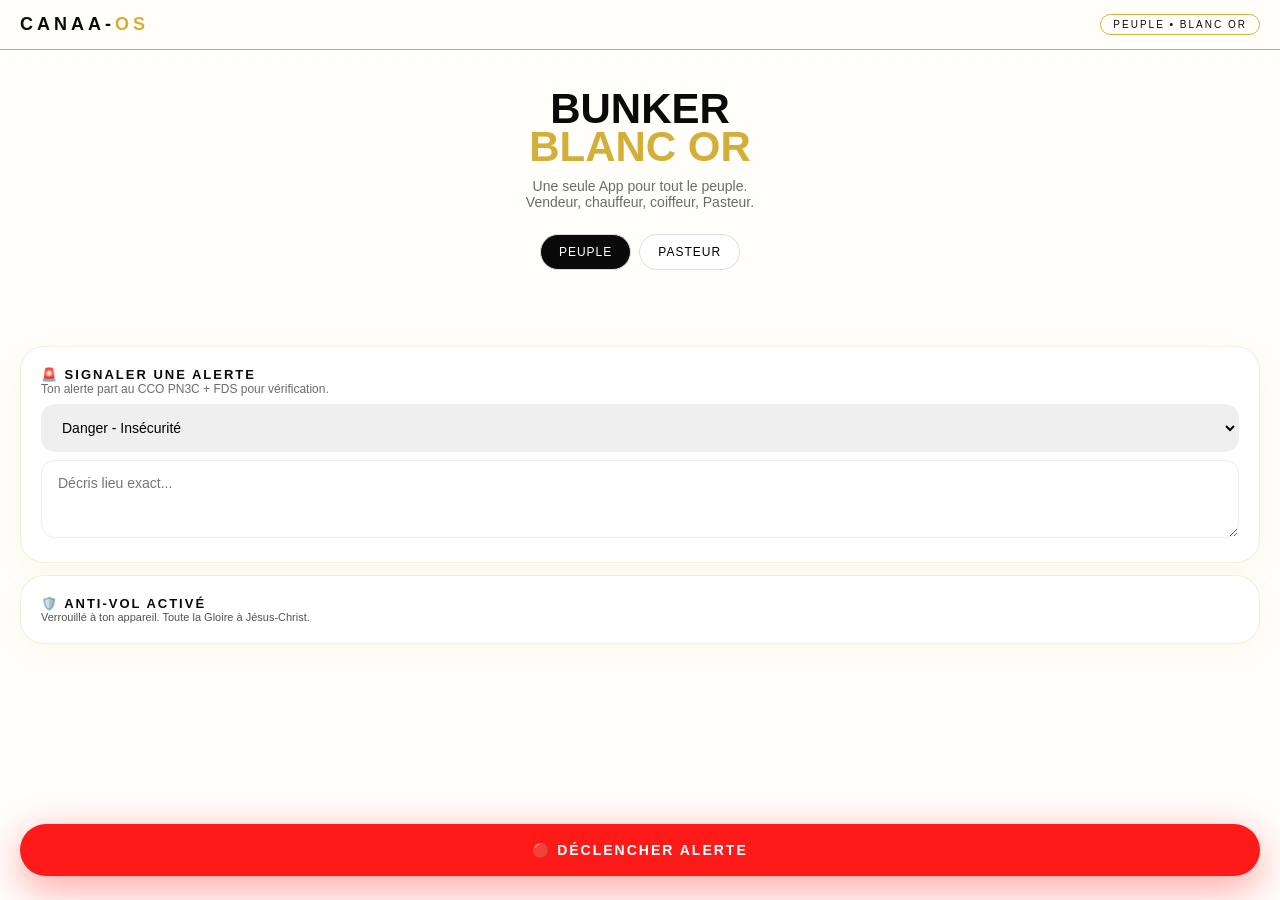
<file: index.html>
<!DOCTYPE html>
<html lang="fr"><head><meta charset="UTF-8"><meta name="viewport" content="width=device-width,initial-scale=1.0">
<title>CANAA-OS Peuple</title><link rel="manifest" href="manifest.json"><meta name="theme-color" content="#D4AF37">
<style>:root{--or:#D4AF37;--blanc:#FFFEFB;--noir:#0A0A0A;--rouge:#FF1A1A;}*{margin:0;padding:0;box-sizing:border-box;font-family:Inter,sans-serif}body{background:var(--blanc);color:var(--noir)}.header{position:sticky;top:0;z-index:100;background:rgba(255,254,251,0.95);backdrop-filter:blur(20px);border-bottom:1px solid var(--or);padding:14px 20px;display:flex;justify-content:space-between;align-items:center}.logo{font-weight:900;letter-spacing:4px;font-size:18px}.logo span{color:var(--or)}.badge{border:1px solid var(--or);padding:4px 12px;border-radius:20px;font-size:10px;letter-spacing:2px}.hero{padding:40px 20px;text-align:center}.hero h1{font-size:42px;font-weight:900;line-height:0.9}.hero h1 em{font-style:normal;color:var(--or)}.role-switch{display:flex;gap:8px;justify-content:center;margin:24px 0}.role-btn{padding:10px 18px;border-radius:100px;border:1px solid #ddd;background:#fff;font-size:12px;letter-spacing:1px;cursor:pointer}.role-btn.active{background:var(--noir);color:#fff}.card{background:#fff;border:1px solid rgba(212,175,55,0.2);border-radius:24px;padding:20px;margin:12px 20px;box-shadow:0 8px 32px rgba(212,175,55,0.08)}.input{width:100%;padding:14px 16px;border:1px solid #eee;border-radius:14px;margin-top:8px;font-size:14px}.fab{position:fixed;bottom:24px;right:20px;left:20px;background:var(--rouge);color:#fff;border:none;padding:18px;border-radius:100px;font-weight:800;letter-spacing:2px;font-size:14px;box-shadow:0 12px 40px rgba(255,26,26,0.4);cursor:pointer;z-index:999;display:flex;justify-content:center;align-items:center;gap:10px}.grid{padding:0 0 120px 0}</style></head><body>
<div class="header"><div class="logo">CANAA-<span>OS</span></div><div class="badge">PEUPLE • BLANC OR</div></div>
<div class="hero"><h1>BUNKER<br><em>BLANC OR</em></h1><p style="opacity:.6;font-size:14px;margin-top:12px">Une seule App pour tout le peuple.<br>Vendeur, chauffeur, coiffeur, Pasteur.</p>
<div class="role-switch"><button class="role-btn active" id="b1" onclick="setRole('peuple')">PEUPLE</button><button class="role-btn" id="b2" onclick="setRole('pasteur')">PASTEUR</button></div></div>
<div class="grid">
<div class="card" id="peupleCard"><h3 style="font-size:13px;letter-spacing:2px">🚨 SIGNALER UNE ALERTE</h3><p style="font-size:12px;opacity:.6">Ton alerte part au CCO PN3C + FDS pour vérification.</p>
<select class="input" id="alertType"><option>Danger - Insécurité</option><option>Accident Grave</option><option>Incendie</option><option>Besoin prière urgente</option><option>Autre prophétique</option></select>
<textarea class="input" id="alertMsg" rows="3" placeholder="Décris lieu exact..."></textarea></div>
<div class="card" id="pasteurCard" style="display:none"><h3 style="font-size:13px;letter-spacing:2px">⏰ MON HEURE DE PRIÈRE</h3><p style="font-size:12px;opacity:.6">Tu choisis l'heure qui arrange tes fidèles.</p><input type="time" class="input" id="heurePasteur" value="01:53"><input type="text" class="input" placeholder="Nom Église" id="egliseName"><input type="text" class="input" placeholder="Ville" id="ville"><button class="role-btn active" style="width:100%;margin-top:12px" onclick="savePasteur()">ENREGISTRER MON BUNKER</button></div>
<div class="card"><h3 style="font-size:13px;letter-spacing:2px">🛡️ ANTI-VOL ACTIVÉ</h3><p style="font-size:11px;opacity:.7">Verrouillé à ton appareil. Toute la Gloire à Jésus-Christ.</p></div></div>
<button class="fab" onclick="declencherAlerte()">🔴 DÉCLENCHER ALERTE</button>
<script>
function setRole(r){document.getElementById('b1').classList.toggle('active',r==='peuple');document.getElementById('b2').classList.toggle('active',r==='pasteur');document.getElementById('peupleCard').style.display=r==='peuple'?'block':'none';document.getElementById('pasteurCard').style.display=r==='pasteur'?'block':'none';}
function savePasteur(){localStorage.setItem('canaa_heure',document.getElementById('heurePasteur').value);localStorage.setItem('canaa_eglise',document.getElementById('egliseName').value);alert('Bunker Pasteur enregistré: '+document.getElementById('heurePasteur').value);}
function declencherAlerte(){const type=document.getElementById('alertType').value;const msg=document.getElementById('alertMsg').value||'Alerte flottante';const data={type,msg,heure:new Date().toISOString(),role:localStorage.getItem('canaa_eglise')||'peuple'};let a=JSON.parse(localStorage.getItem('canaa_alertes')||'[]');a.unshift(data);localStorage.setItem('canaa_alertes',JSON.stringify(a));alert('🔴 ALERTE ENVOYÉE AU CCO PN3C + FDS\n'+type+'\n'+msg);document.getElementById('alertMsg').value='';}
if('serviceWorker' in navigator)navigator.serviceWorker.register('sw.js');
document.addEventListener('contextmenu',e=>e.preventDefault());
</script></body></html>
</file>
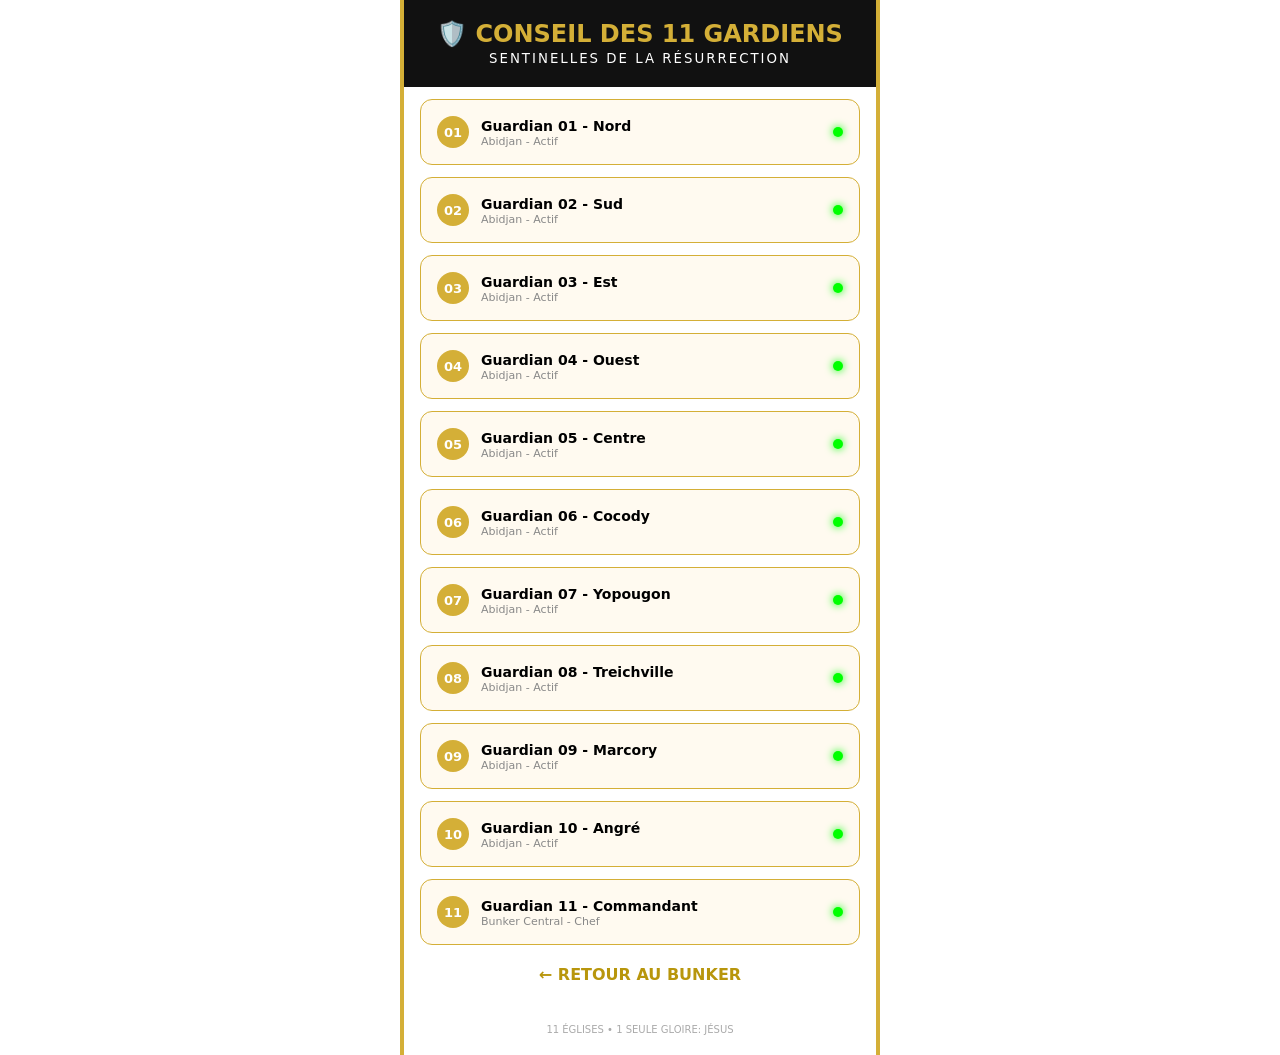
<file: guardian.html>
<!DOCTYPE html>
<html lang="fr">
<head>
<meta charset="UTF-8">
<meta name="viewport" content="width=device-width, initial-scale=1.0">
<title>Guardian - 11 Sentinelles</title>
<link rel="manifest" href="/Canaa-os-resurrection-/manifest.json">
<meta name="theme-color" content="#d4af37">
<style>
*{margin:0;padding:0;box-sizing:border-box}
body{background:#fff;font-family:system-ui}
.bunker{max-width:480px;margin:0 auto;min-height:100vh;background:#fff;border-left:4px solid #d4af37;border-right:4px solid #d4af37}
.header{padding:20px;text-align:center;background:#111;color:#d4af37}
.guardian{padding:16px;margin:12px 16px;border:1.5px solid #d4af37;border-radius:12px;display:flex;align-items:center;gap:12px;background:#fffaf0}
.guardian .num{background:#d4af37;color:#fff;width:32px;height:32px;border-radius:50%;display:flex;align-items:center;justify-content:center;font-weight:900;font-size:13px}
.guardian b{font-size:14px}
.guardian small{color:#888;font-size:11px;display:block}
.status{margin-left:auto;width:10px;height:10px;background:#00ff00;border-radius:50%;box-shadow:0 0 8px #00ff00}
.back{display:block;margin:20px;text-align:center;color:#b8960c;text-decoration:none;font-weight:700}
</style>
</head>
<body>
<div class="bunker">
  <div class="header">
    <h2>🛡️ CONSEIL DES 11 GARDIENS</h2>
    <small style="letter-spacing:2px;color:#fff">SENTINELLES DE LA RÉSURRECTION</small>
  </div>

  <div class="guardian"><div class="num">01</div><div><b>Guardian 01 - Nord</b><small>Abidjan - Actif</small></div><div class="status"></div></div>
  <div class="guardian"><div class="num">02</div><div><b>Guardian 02 - Sud</b><small>Abidjan - Actif</small></div><div class="status"></div></div>
  <div class="guardian"><div class="num">03</div><div><b>Guardian 03 - Est</b><small>Abidjan - Actif</small></div><div class="status"></div></div>
  <div class="guardian"><div class="num">04</div><div><b>Guardian 04 - Ouest</b><small>Abidjan - Actif</small></div><div class="status"></div></div>
  <div class="guardian"><div class="num">05</div><div><b>Guardian 05 - Centre</b><small>Abidjan - Actif</small></div><div class="status"></div></div>
  <div class="guardian"><div class="num">06</div><div><b>Guardian 06 - Cocody</b><small>Abidjan - Actif</small></div><div class="status"></div></div>
  <div class="guardian"><div class="num">07</div><div><b>Guardian 07 - Yopougon</b><small>Abidjan - Actif</small></div><div class="status"></div></div>
  <div class="guardian"><div class="num">08</div><div><b>Guardian 08 - Treichville</b><small>Abidjan - Actif</small></div><div class="status"></div></div>
  <div class="guardian"><div class="num">09</div><div><b>Guardian 09 - Marcory</b><small>Abidjan - Actif</small></div><div class="status"></div></div>
  <div class="guardian"><div class="num">10</div><div><b>Guardian 10 - Angré</b><small>Abidjan - Actif</small></div><div class="status"></div></div>
  <div class="guardian"><div class="num">11</div><div><b>Guardian 11 - Commandant</b><small>Bunker Central - Chef</small></div><div class="status"></div></div>

  <a class="back" href="/Canaa-os-resurrection-/">← RETOUR AU BUNKER</a>
  <div style="text-align:center;padding:20px;font-size:10px;color:#aaa">11 ÉGLISES • 1 SEULE GLOIRE: JÉSUS</div>
</div>
</body>
      </html>
</file>
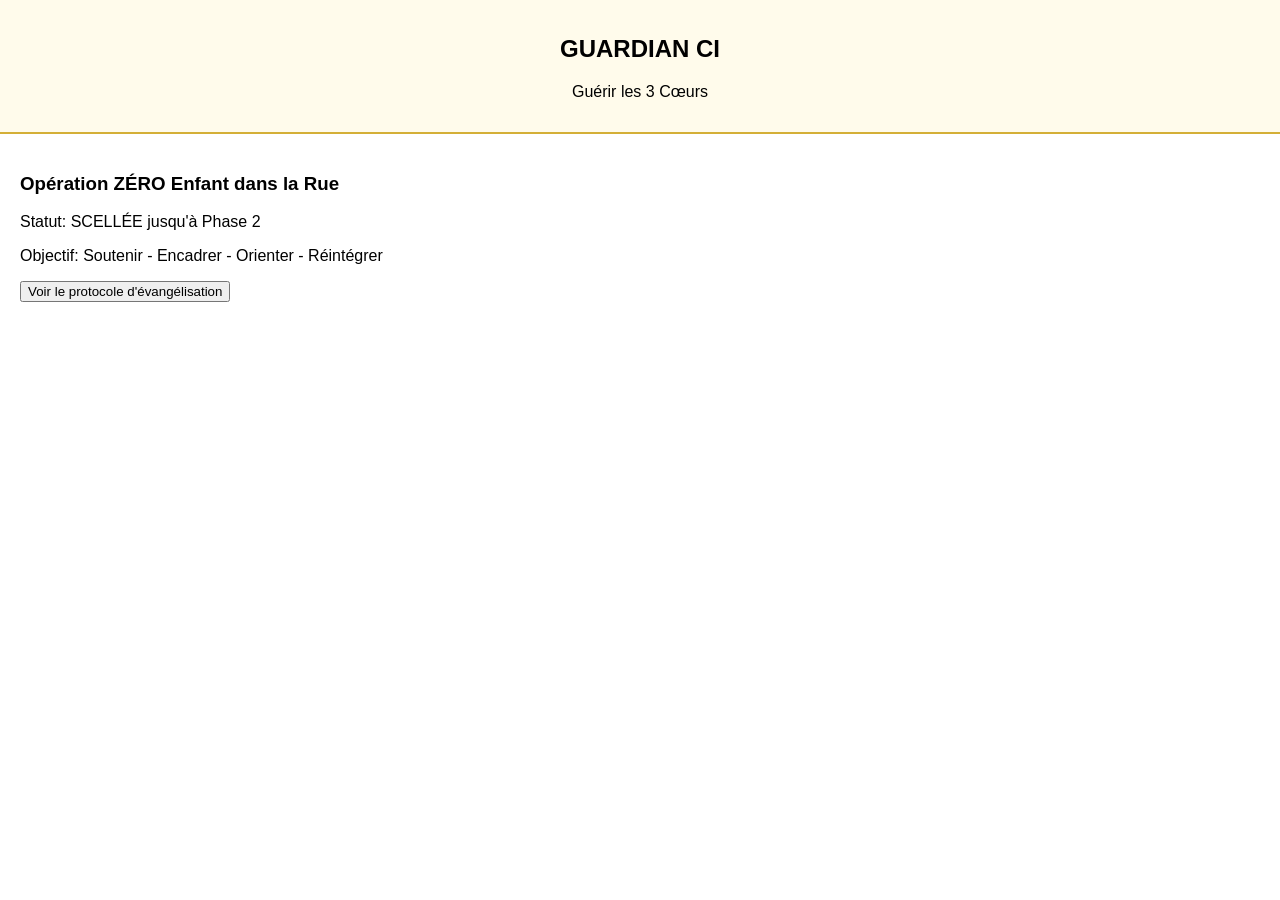
<file: page/guardian.html>
<!DOCTYPE html>
<html>
<head><link rel="stylesheet" href="../css/style.css"></head>
<body>
  <div class="header-or"><h2>GUARDIAN CI</h2><p>Guérir les 3 Cœurs</p></div>
  <div style="padding:20px;">
    <h3>Opération ZÉRO Enfant dans la Rue</h3>
    <p>Statut: SCELLÉE jusqu'à Phase 2</p>
    <p>Objectif: Soutenir - Encadrer - Orienter - Réintégrer</p>
    <button class="btn-alert">Voir le protocole d'évangélisation</button>
  </div>
</body>
</html>
</file>
<file: css/style.css>
:root{--or:#D4AF37;--blanc:#fff}
body{background:var(--blanc);margin:0;font-family:sans-serif}
.header-or{border-bottom:2px solid var(--or);padding:15px;text-align:center;background:#FFFBEB}
.btn-or{background:var(--or);color:#fff;border:none;padding:16px 30px;border-radius:50px;font-weight:bold;width:90%;margin:20px auto;display:block}
</file>
